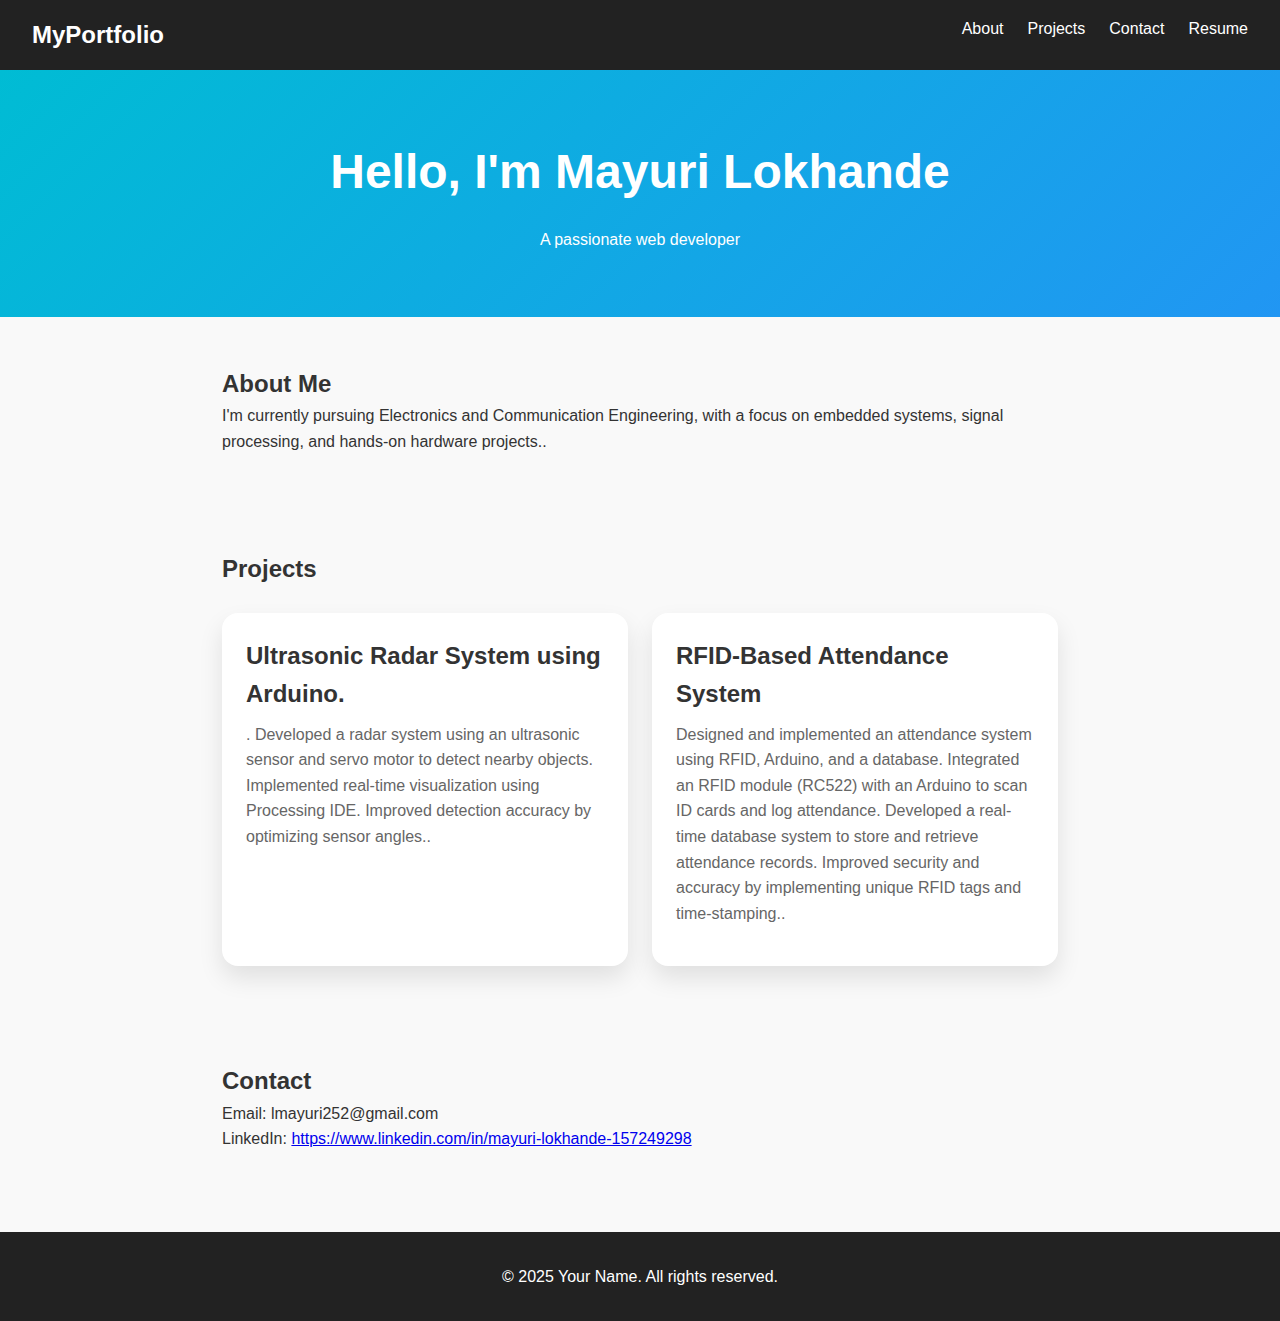
<file: index.html>
<!DOCTYPE html>
<html lang="en">
<head>
  <meta charset="UTF-8" />
  <meta name="viewport" content="width=device-width, initial-scale=1.0"/>
  <title>My Portfolio</title>
  <link rel="stylesheet" href="style.css"/>
</head>
<body>
  <header>
    <nav>
      <div class="logo">MyPortfolio</div>
      <ul class="nav-links">
        <li><a href="about me.html">About</a></li>
        <li><a href="projects.html">Projects</a></li>
        <li><a href="contact.html">Contact</a></li>
        <li><a href="resume.html">Resume</a></li>
      </ul>
    </nav>
    <div class="hero">
      <h1>Hello, I'm Mayuri Lokhande</h1>
      <p>A passionate web developer</p>
    </div>
  </header>

  <section id="about">
    <h2>About Me</h2>
    <p>I'm currently pursuing Electronics and Communication Engineering, with a focus on embedded systems, signal processing, and hands-on hardware projects..</p>
  </section>

  <section id="projects">
    <h2>Projects</h2>
    <div class="project-list">
      <div class="project-card">
        <h3>Ultrasonic Radar System using Arduino. </h3>
        <p>. Developed a radar system using an ultrasonic sensor and servo motor to detect nearby objects. Implemented real-time visualization using Processing IDE. Improved detection accuracy by optimizing sensor angles..</p>
      </div>
      <div class="project-card">
        <h3>RFID-Based Attendance System</h3>
        <p>Designed and implemented an attendance system using RFID, Arduino, and a database. Integrated an RFID module (RC522) with an Arduino to scan ID cards and log attendance. Developed a real-time database system to store and retrieve attendance records. Improved security and accuracy by implementing unique RFID tags and time-stamping..</p>
      </div>
    </div>
  </section>

  <section id="contact">
    <h2>Contact</h2>
    <p>Email: lmayuri252@gmail.com</p>
    <p>LinkedIn: <a href="#"> https://www.linkedin.com/in/mayuri-lokhande-157249298</a></p>
  </section>

  <footer>
    <p>© 2025 Your Name. All rights reserved.</p>
  </footer>
</body>
</html>
</file>
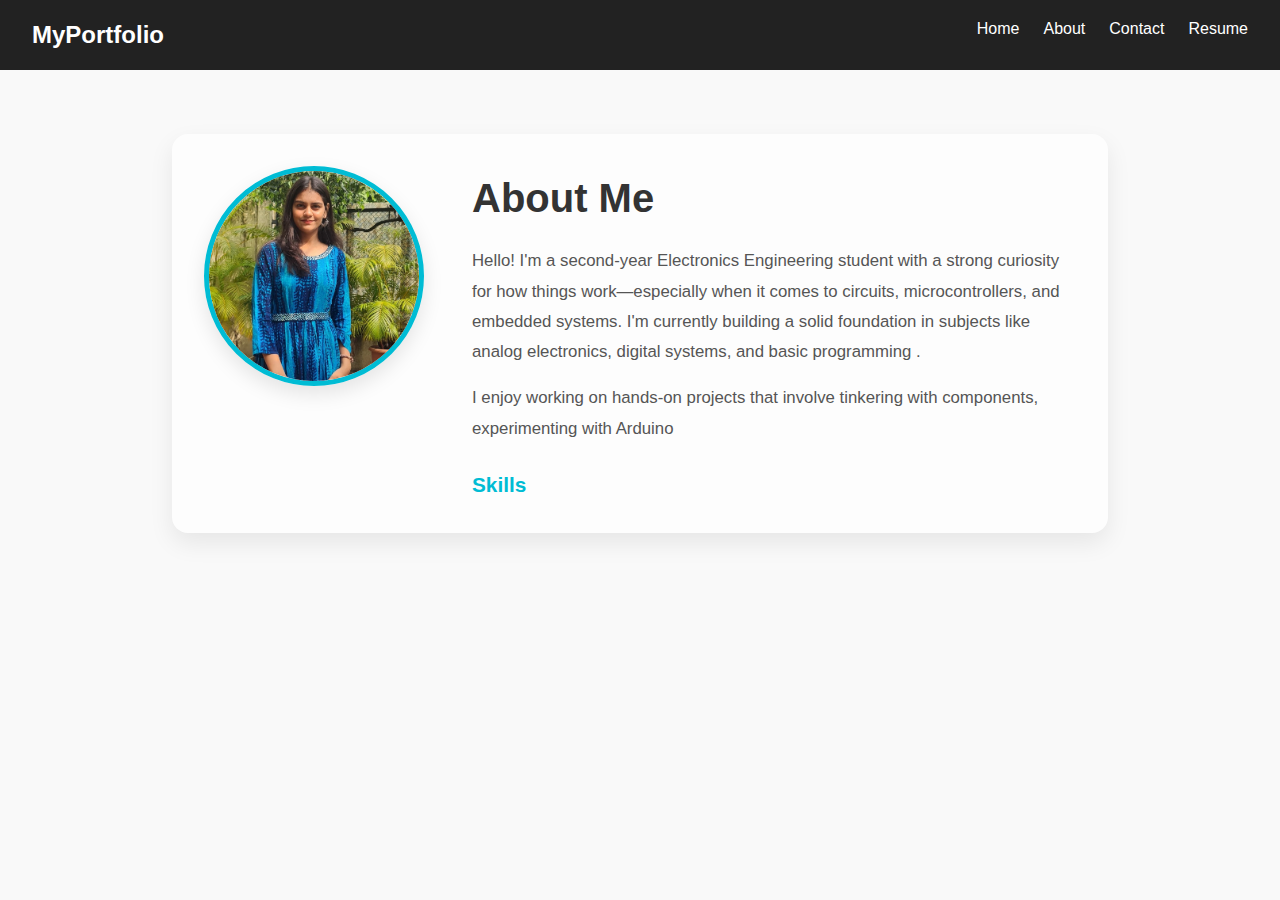
<file: about me.html>
<!DOCTYPE html>
<html lang="en">
<head>
  <meta charset="UTF-8" />
  <meta name="viewport" content="width=device-width, initial-scale=1.0"/>
  <title>About Me</title>
  <link rel="stylesheet" href="style.css" />
</head>
<body>
  <header>
    <nav>
      <div class="logo">MyPortfolio</div>
      <ul class="nav-links">
        <li><a href="index.html">Home</a></li>
        <li><a href="about.html">About</a></li>
        <li><a href="contact.html">Contact</a></li>
        <li><a href="resume.html">Resume</a></li>
      </ul>
    </nav>
  </header>

  <section class="about-page">
    <div class="about-container">
      <img src="WhatsApp Image 2025-04-08 at 22.59.04_a1a9b4f6.jpg" alt="Your Photo" class="profile-pic" />
      <div class="about-text">
        <h1>About Me</h1>
        <p>Hello! I'm a second-year Electronics Engineering student with a strong curiosity for how things work—especially when it comes to circuits, microcontrollers, and embedded systems. I'm currently building a solid foundation in subjects like analog electronics, digital systems, and basic programming .</p>
        <p>I enjoy working on hands-on projects that involve tinkering with components, experimenting with Arduino</p>

        <h3>Skills
</file>
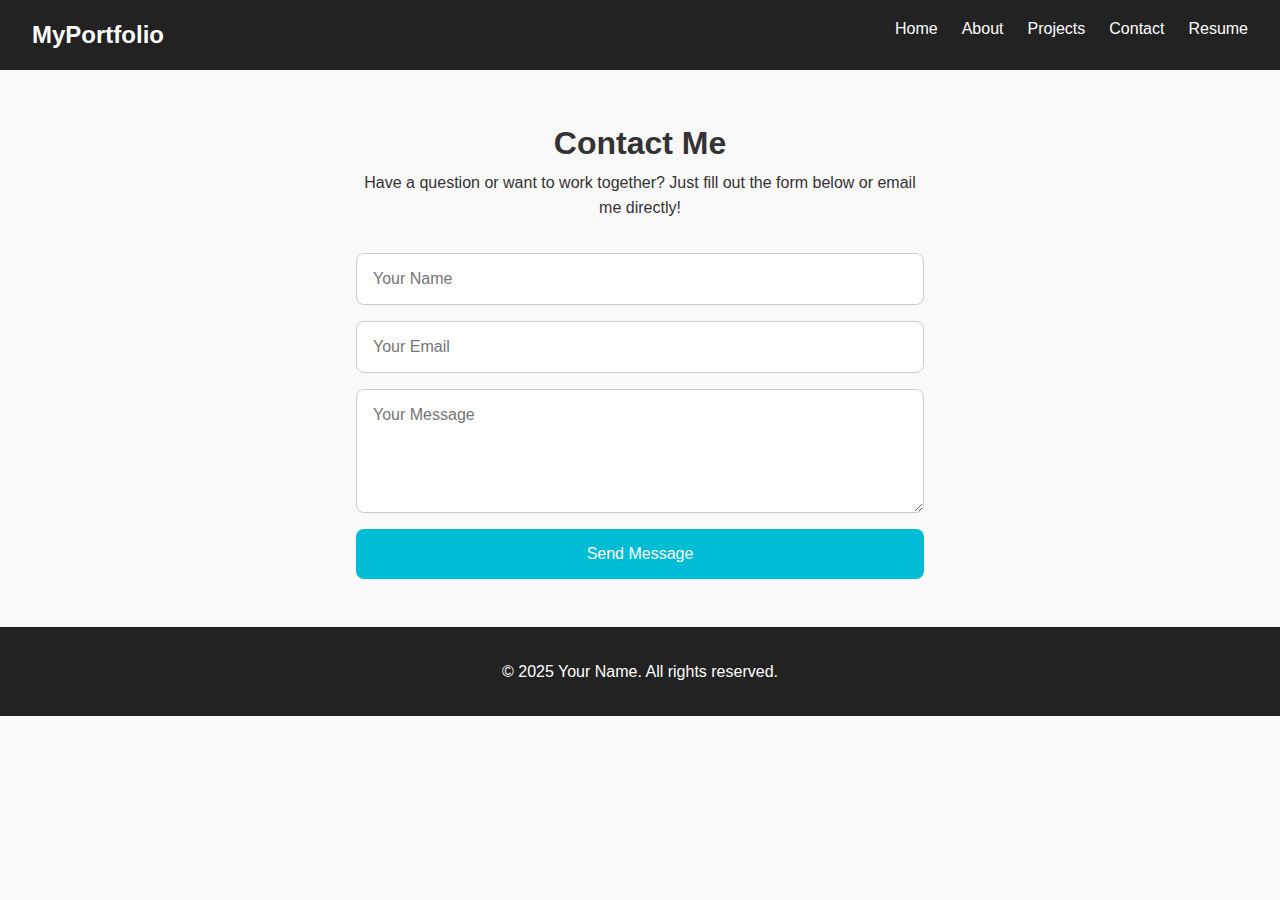
<file: contact.html>
<!DOCTYPE html>
<html lang="en">
<head>
  <meta charset="UTF-8" />
  <meta name="viewport" content="width=device-width, initial-scale=1.0"/>
  <title>Contact Me</title>
  <link rel="stylesheet" href="style.css" />
</head>
<body>
  <header>
    <nav>
      <div class="logo">MyPortfolio</div>
      <ul class="nav-links">
        <li><a href="index.html">Home</a></li>
        <li><a href="about me.html">About</a></li>
        <li><a href="projects.html">Projects</a></li>
        <li><a href="contact.html" class="active">Contact</a></li>
        <li><a href="resume.html">Resume</a></li>
      </ul>
    </nav>
  </header>

  <section class="contact-section">
    <h1>Contact Me</h1>
    <p>Have a question or want to work together? Just fill out the form below or email me directly!</p>
    
    <form class="contact-form" action="mailto:youremail@example.com" method="POST" enctype="text/plain">
      <input type="text" name="name" placeholder="Your Name" required />
      <input type="email" name="email" placeholder="Your Email" required />
      <textarea name="message" rows="5" placeholder="Your Message" required></textarea>
      <button type="submit">Send Message</button>
    </form>
  </section>

  <footer>
    <p>© 2025 Your Name. All rights reserved.</p>
  </footer>
</body>
</html>
</file>
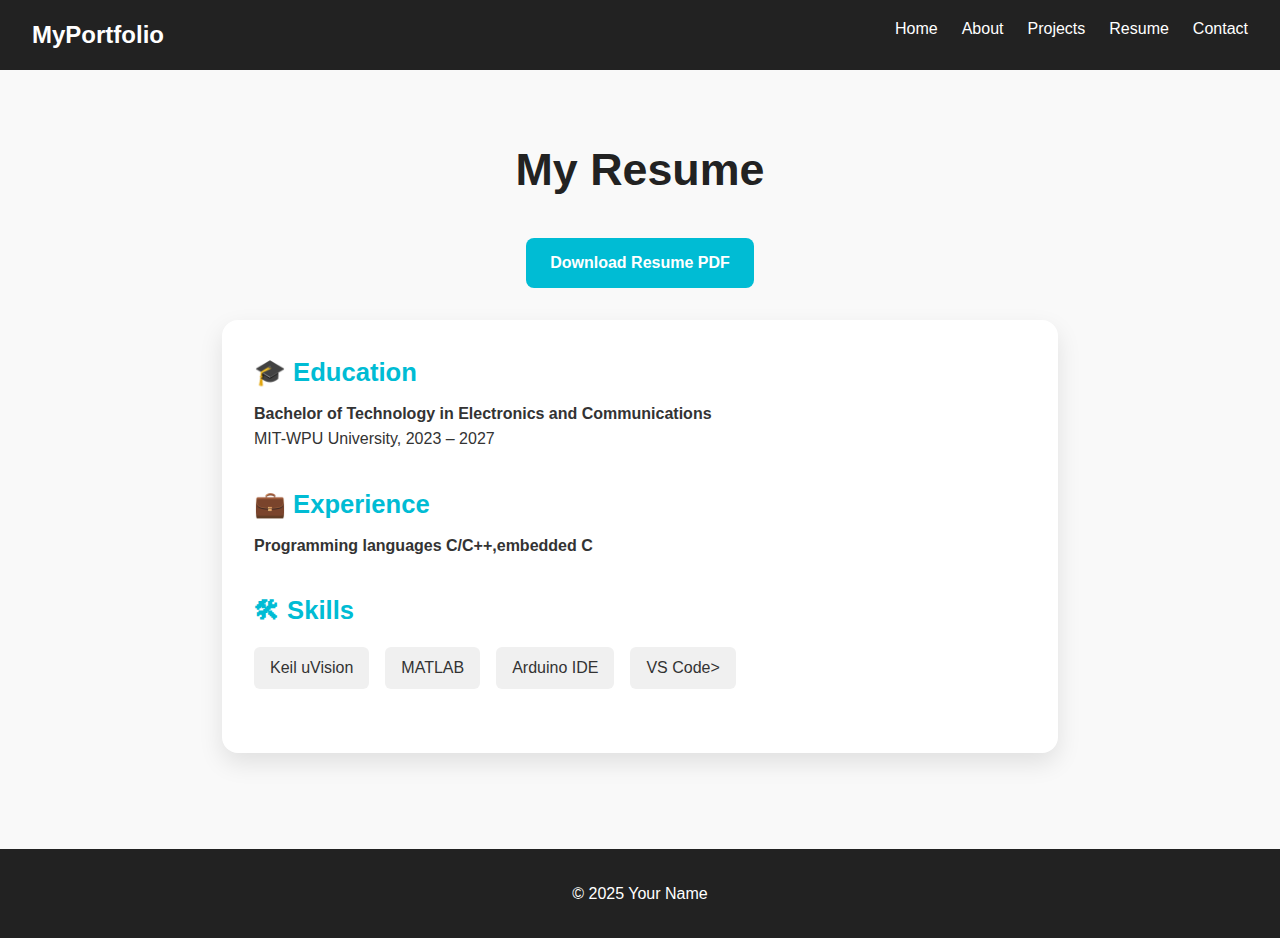
<file: resume.html>
<!DOCTYPE html>
<html lang="en">
<head>
  <meta charset="UTF-8" />
  <meta name="viewport" content="width=device-width, initial-scale=1.0"/>
  <title>Resume</title>
  <link rel="stylesheet" href="style.css" />
</head>
<body>

  <header>
    <nav>
      <div class="logo">MyPortfolio</div>
      <ul class="nav-links">
        <li><a href="index.html">Home</a></li>
        <li><a href="about me.html">About</a></li>
        <li><a href="projects.html">Projects</a></li>
        <li><a href="resume.html" class="active">Resume</a></li>
        <li><a href="contact.html">Contact</a></li>
      </ul>
    </nav>
  </header>

  <section class="resume-section">
    <h1>My Resume</h1>
    <a href="Mayuri.docx" download class="btn">Download Resume PDF</a>

    <div class="resume-content">
      <div class="resume-block">
        <h2>🎓 Education</h2>
        <p><strong>Bachelor of Technology in Electronics and Communications </strong><br>
        MIT-WPU University, 2023 – 2027</p>
      </div>

      <div class="resume-block">
        <h2>💼 Experience</h2>
        <p><strong>Programming languages C/C++,embedded C</strong><br>

      </div>

      <div class="resume-block">
        <h2>🛠 Skills</h2>
        <ul class="skills-list">
          <li>Keil uVision</li>
          <li>MATLAB</li>
          <li>Arduino IDE</li>
          <li>VS Code></li>
         
        </ul>
      </div>

      
      </div>
    </div>
  </section>

  <footer>
    <p>© 2025 Your Name</p>
  </footer>
</body>
</html>
</file>
<file: style.css>
* {
    margin: 0;
    padding: 0;
    box-sizing: border-box;
    font-family: 'Arial', sans-serif;
  }
  
  body {
    line-height: 1.6;
    background-color: #f9f9f9;
    color: #333;
  }
  
  nav {
    display: flex;
    justify-content: space-between;
    padding: 1rem 2rem;
    background-color: #222;
    color: #fff;
  }
  
  .logo {
    font-size: 1.5rem;
    font-weight: bold;
  }
  
  .nav-links {
    list-style: none;
    display: flex;
    gap: 1.5rem;
  }
  
  .nav-links a {
    color: #fff;
    text-decoration: none;
    transition: color 0.3s;
  }
  
  .nav-links a:hover {
    color: #00bcd4;
  }
  
  .hero {
    text-align: center;
    padding: 4rem 2rem;
    background: linear-gradient(135deg, #00bcd4, #2196f3);
    color: white;
  }
  
  .hero h1 {
    font-size: 3rem;
    margin-bottom: 1rem;
  }
  
  section {
    padding: 3rem 2rem;
    max-width: 900px;
    margin: 0 auto;
  }
  
  #projects .project-list {
    display: grid;
    grid-template-columns: repeat(auto-fit, minmax(250px, 1fr));
    gap: 1.5rem;
    margin-top: 1.5rem;
  }
  
  .project-card {
    background: #fff;
    padding: 1rem;
    border-radius: 8px;
    box-shadow: 0 2px 8px rgba(0,0,0,0.1);
  }
  
  footer {
    text-align: center;
    padding: 2rem;
    background-color: #222;
    color: #fff;
    margin-top: 2rem;
  }
  .contact-section {
    max-width: 600px;
    margin: 3rem auto;
    padding: 0 1rem;
    text-align: center;
  }
  
  .contact-form {
    display: flex;
    flex-direction: column;
    gap: 1rem;
    margin-top: 2rem;
  }
  
  .contact-form input,
  .contact-form textarea {
    padding: 1rem;
    border: 1px solid #ccc;
    border-radius: 8px;
    font-family: inherit;
    font-size: 1rem;
  }
  
  .contact-form button {
    padding: 1rem;
    background-color: #00bcd4;
    color: white;
    border: none;
    border-radius: 8px;
    font-size: 1rem;
    cursor: pointer;
  }
  
  .contact-form button:hover {
    background-color: #0097a7;
  }
  /* === About Page Styling === */
.about-page {
    padding: 4rem 2rem;
    max-width: 1000px;
    margin: auto;
    font-family: 'Segoe UI', Tahoma, Geneva, Verdana, sans-serif;
  }
  
  .about-container {
    display: flex;
    flex-direction: column;
    gap: 2rem;
    align-items: center;
    background: #fdfdfd;
    padding: 2rem;
    border-radius: 16px;
    box-shadow: 0 10px 25px rgba(0, 0, 0, 0.08);
    transition: 0.3s ease;
  }
  
  .about-container:hover {
    transform: translateY(-5px);
    box-shadow: 0 15px 35px rgba(0, 0, 0, 0.12);
  }
  
  @media (min-width: 768px) {
    .about-container {
      flex-direction: row;
      align-items: flex-start;
    }
  }
  
  .profile-pic {
    width: 220px;
    height: 220px;
    border-radius: 50%;
    object-fit: cover;
    box-shadow: 0 8px 20px rgba(0, 0, 0, 0.1);
    border: 5px solid #00bcd4;
  }
  
  .about-text {
    flex: 1;
    padding: 0 1rem;
  }
  
  .about-text h1 {
    font-size: 2.5rem;
    color: #333;
    margin-bottom: 1rem;
  }
  
  .about-text p {
    font-size: 1.05rem;
    line-height: 1.8;
    color: #555;
    margin-bottom: 1rem;
  }
  
  .about-text h3 {
    margin-top: 1.5rem;
    font-size: 1.3rem;
    color: #00bcd4;
  }
  
  .about-text ul {
    list-style: none;
    padding-left: 0;
  }
  
  .about-text ul li::before {
    content: "✔";
    color: #00bcd4;
    margin-right: 8px;
  }
  
  .about-text ul li {
    margin-bottom: 0.6rem;
    font-size: 1.05rem;
    color: #444;
  }
  /* === Projects Page Styling === */
.projects-page {
    padding: 4rem 2rem;
    max-width: 1100px;
    margin: auto;
    font-family: 'Segoe UI', Tahoma, Geneva, Verdana, sans-serif;
    text-align: center;
  }
  
  .projects-page h1 {
    font-size: 2.8rem;
    color: #222;
    margin-bottom: 2.5rem;
    position: relative;
  }
  
  .projects-page h1::after {
    content: '';
    display: block;
    width: 80px;
    height: 4px;
    background-color: #00bcd4;
    margin: 1rem auto 0;
    border-radius: 2px;
  }
  
  .project-list {
    display: grid;
    grid-template-columns: repeat(auto-fit, minmax(280px, 1fr));
    gap: 2rem;
    margin-top: 2rem;
  }
  
  .project-card {
    background-color: #fff;
    border-radius: 16px;
    padding: 1.5rem;
    box-shadow: 0 12px 25px rgba(0, 0, 0, 0.1);
    transition: 0.3s ease;
    text-align: left;
  }
  
  .project-card:hover {
    transform: translateY(-5px);
    box-shadow: 0 18px 35px rgba(0, 0, 0, 0.15);
  }
  
  .project-card img {
    width: 100%;
    height: 180px;
    object-fit: cover;
    border-radius: 12px;
    margin-bottom: 1rem;
  }
  
  .project-card h3 {
    font-size: 1.5rem;
    margin-bottom: 0.5rem;
    color: #333;
  }
  
  .project-card p {
    font-size: 1rem;
    color: #666;
    margin-bottom: 1rem;
    line-height: 1.6;
  }
  
  .project-card a {
    display: inline-block;
    margin-top: 0.5rem;
    padding: 0.5rem 1rem;
    background-color: #00bcd4;
    color: #fff;
    text-decoration: none;
    border-radius: 6px;
    font-weight: bold;
    transition: background-color 0.2s ease;
  }
  
  .project-card a:hover {
    background-color: #0097a7;
  }

  .resume-section {
    padding: 4rem 2rem;
    max-width: 900px;
    margin: auto;
    text-align: center;
  }
  
  .resume-section h1 {
    font-size: 2.8rem;
    margin-bottom: 1rem;
    color: #222;
  }
  
  .btn {
    display: inline-block;
    margin: 1rem 0 2rem;
    padding: 0.75rem 1.5rem;
    background-color: #00bcd4;
    color: #fff;
    text-decoration: none;
    font-weight: bold;
    border-radius: 8px;
    transition: background-color 0.3s ease;
  }
  
  .btn:hover {
    background-color: #0097a7;
  }
  
  .resume-content {
    text-align: left;
    background: #fff;
    padding: 2rem;
    border-radius: 16px;
    box-shadow: 0 10px 25px rgba(0,0,0,0.1);
  }
  
  .resume-block {
    margin-bottom: 2rem;
  }
  
  .resume-block h2 {
    font-size: 1.6rem;
    color: #00bcd4;
    margin-bottom: 0.5rem;
  }
  
  .skills-list {
    display: flex;
    flex-wrap: wrap;
    list-style: none;
    gap: 1rem;
    padding: 0;
    margin-top: 1rem;
  }
  
  .skills-list li {
    background-color: #f0f0f0;
    padding: 0.5rem 1rem;
    border-radius: 6px;
  }
</file>
